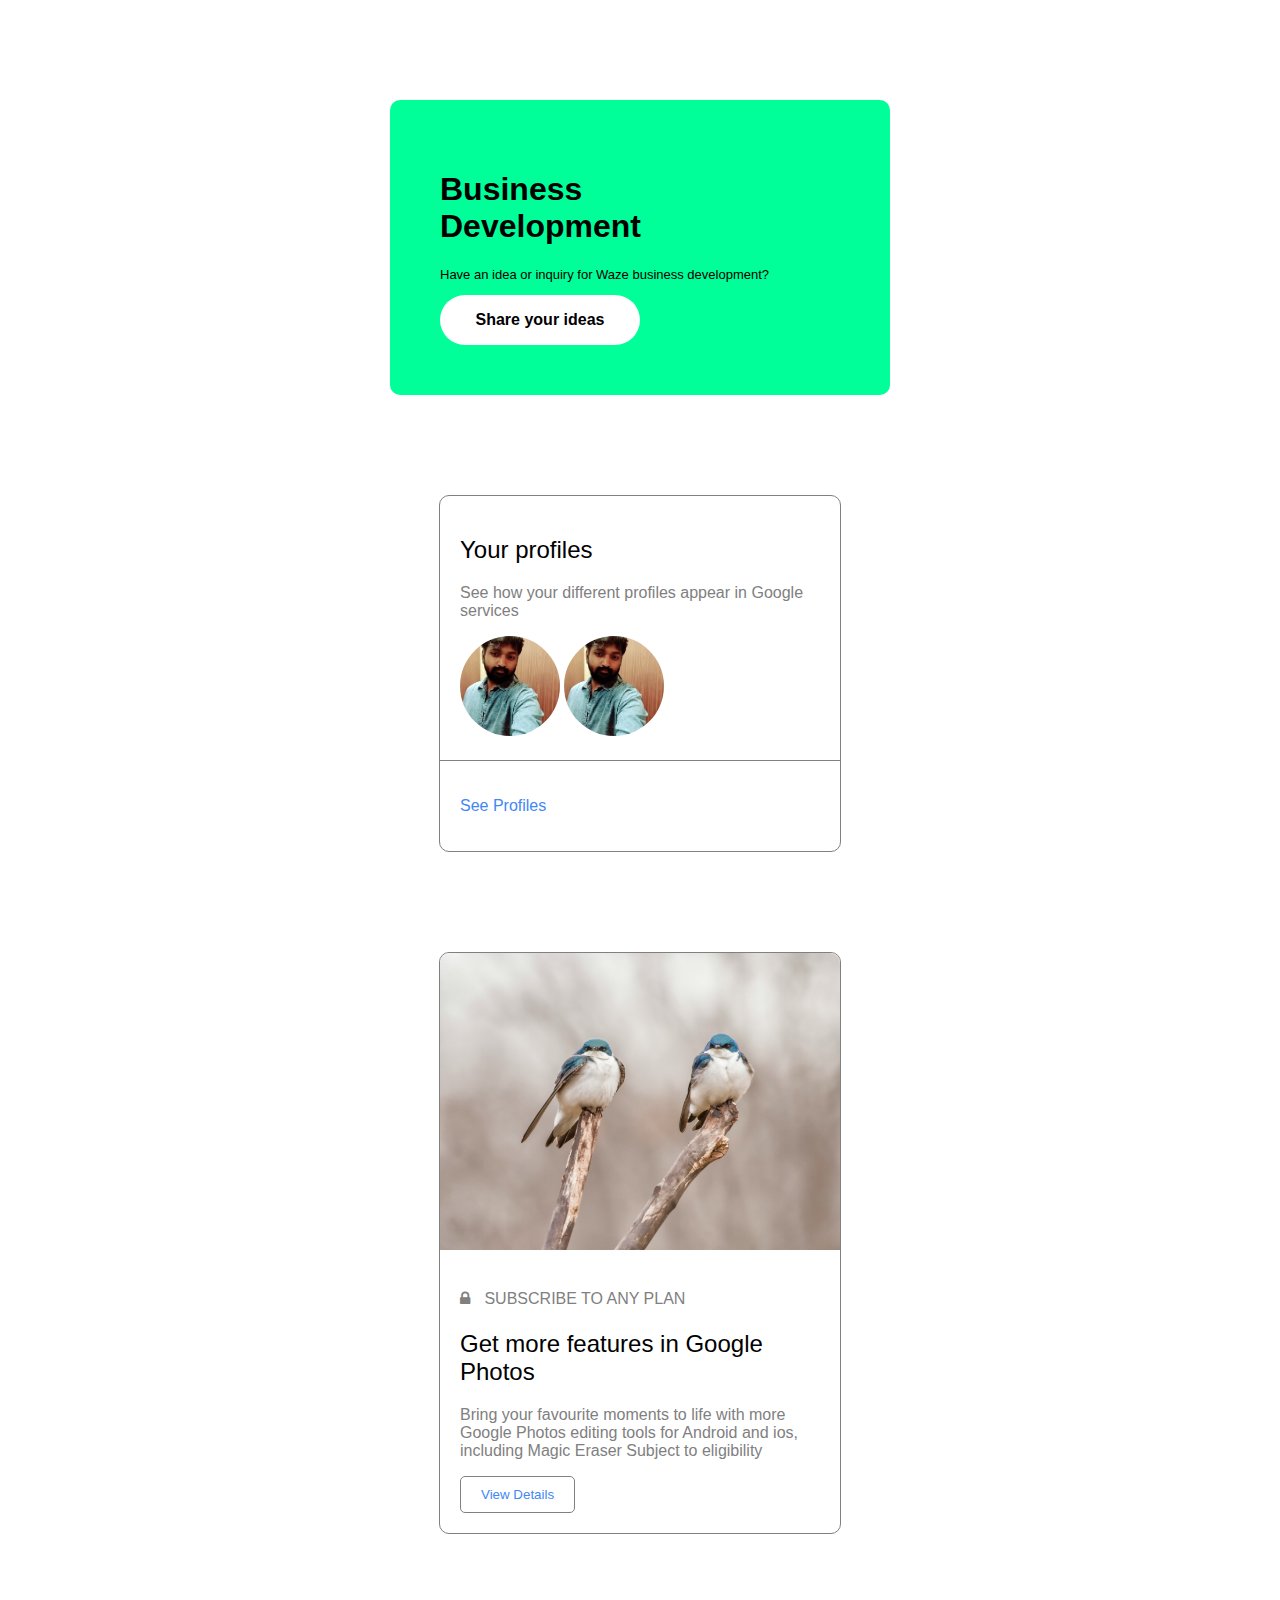
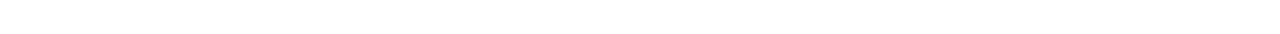
<file: Assignment1/index.html>
<!DOCTYPE html>
<html lang="en">
<head>
    <meta charset="UTF-8">
    <meta name="viewport" content="width=device-width, initial-scale=1.0">
    <title>Document</title>
    <link rel="stylesheet" type="text/css" href="style.css">
    <link rel="stylesheet" href="https://cdnjs.cloudflare.com/ajax/libs/font-awesome/4.7.0/css/font-awesome.min.css">
</head>
<body>
    <div class="box box1-color box-padding">
        <h1>Business  <br>Development</br></h1>
        <p class="small"> Have an idea or inquiry for Waze business development?</p>
        <button class="button1">Share your ideas</button>
    </div>
    <div class="box box2-border">
        <div class="section bottom-border">
            <h2>Your profiles</h2>
            <p class="color-gray">See how your different profiles appear in Google services</p>
            <img class="profile-img" src="my.jpeg"/>
            <img class="profile-img" src="my.jpeg"/>
        </div>
        <div class="section">
            <p class="blue-text"> See Profiles</p>
        </div>
        
    </div>

    <div class="box box2-border">
        <img class="ad-img" src="birds.jpg">
        <div class="section">
            <p class="color-gray"> <i class="fa fa-lock icon"></i> SUBSCRIBE TO ANY PLAN </p>
            <h2>Get more features in Google Photos</h1>
            <p class="color-gray">
                Bring your favourite moments to life with more Google Photos editing tools for Android and ios,
                including Magic Eraser Subject to eligibility
            </p>
            <button class="button2"> View Details</button>
        </div>
    </div>

</body>
</html>
</file>
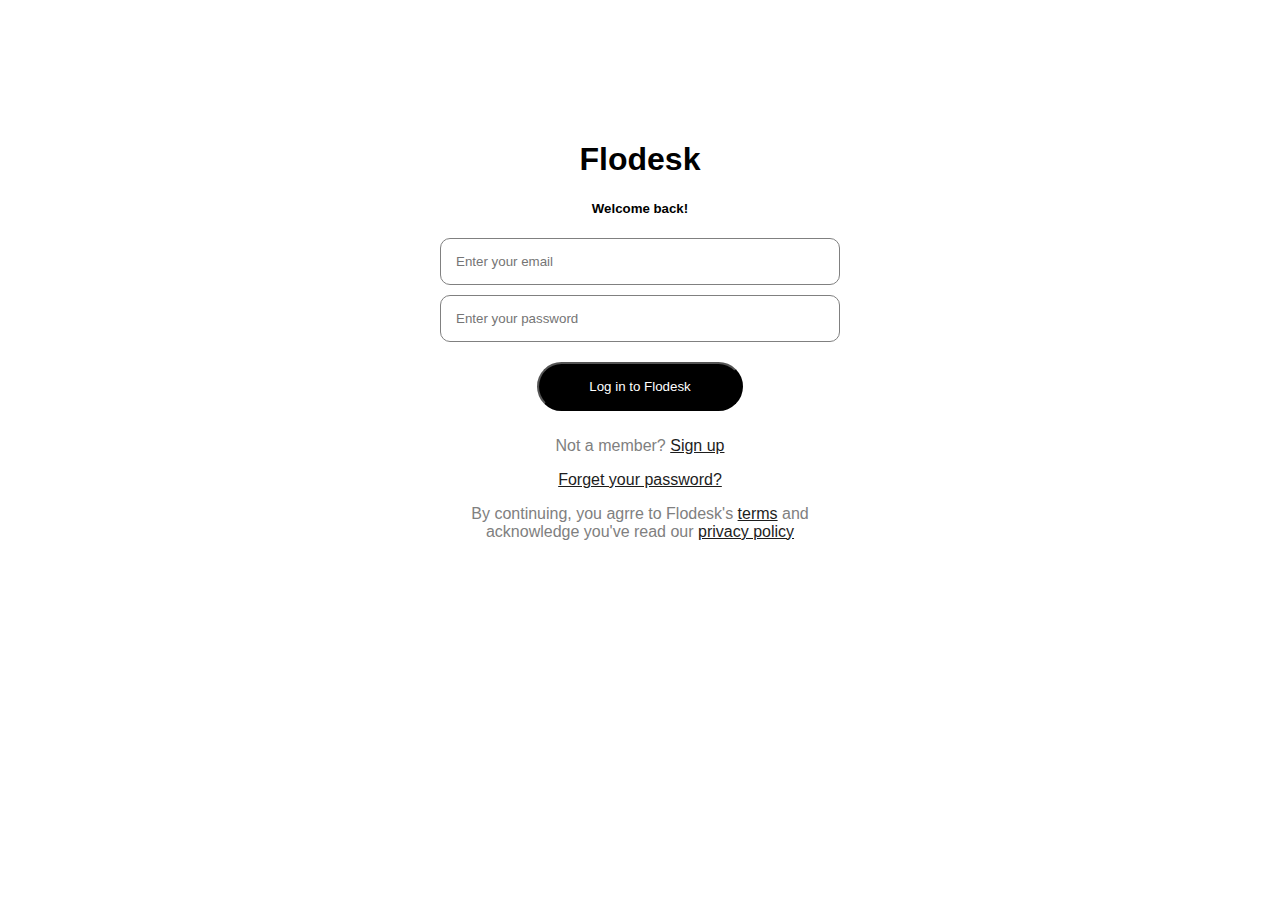
<file: Assignment1/login/index.html>
<!DOCTYPE html>
<html lang="en">
<head>
    <meta charset="UTF-8">
    <meta name="viewport" content="width=device-width, initial-scale=1.0">
    <title>Document</title>
    <link rel="stylesheet" href="style.css"/>
</head>
<body>
    <div class="box">
        <h1>Flodesk</h1>
        <h5>Welcome back!</h6>
        <input type="email" name="email" id="email " placeholder="Enter your email"/>
        <input type="password" name="password" id="password " placeholder="Enter your password" />
        <button>Log in to Flodesk</button>
        <p> Not a member?  <a href="">Sign up</a></p>
        <a href="">Forget your password?</a>

        <div>
            <p>
                By continuing, you agrre to Flodesk's <a href=""> terms</a> and acknowledge 
                you've read our <a href="">privacy policy</a>
            </p>
        </div>
    </div>
</body>
</html>
</file>
<file: Assignment1/style.css>
.box {
    margin: 100px auto;
    width: 400px;
    border-radius: 10px;
    font-family: Arial, Helvetica, sans-serif;
}

.box-padding {
    padding: 50px;
}

.bottom-border {
    border-bottom: 1px solid gray;
}

.box1-color {
    background-color: #00FF99;
}

.box2-border {
    border: 0.5px solid gray;
}

.box p.small {
    font-size: small;
}

.color-gray {
    color: gray;
}

h2 {
    font-weight: normal;
}

.button1 {
    background-color: white;
    border-radius: 50px;
    height: 50px;
    border: 0;
    font-weight: bold;
    width: 200px;
    font-size: medium;
}

.section {
    padding: 20px ;
    width: 100%;
    box-sizing: border-box;
}

.blue-text{
    color: #4287f5;
}

.profile-img {
    height: 100px;
    width: 100px;
    border-radius: 100%;
}

.ad-img {
    border-top-left-radius: 10px;
    border-top-right-radius: 10px;
    width: 100%;
}

.icon {
    color: gray;
    height: 20px;
    width: 20px;
}

.button2 {
    padding: 10px 20px;
    border-radius: 5px;
    border: 0.5px solid gray;
    color: #4287f5 ;
    background-color: white;
}
</file>
<file: Assignment1/login/style.css>
.box {
    width: 400px;
    padding: 20px;
    margin: 100px auto;
    font-family: Arial, Helvetica, sans-serif;
    text-align: center;
}
.box input {
    padding: 15px;
    border-radius: 10px;
    border: 0.5px solid gray;
    width: 100%;
    margin-bottom: 10px;
    box-sizing: border-box
}

button {
    background-color: black;
    color: white;
    padding: 15px 50px;
    margin: 10px;
    border-radius: 50px;
}

p {
    color: gray;
}

a {
    color: #1d1d1d;
}
</file>
